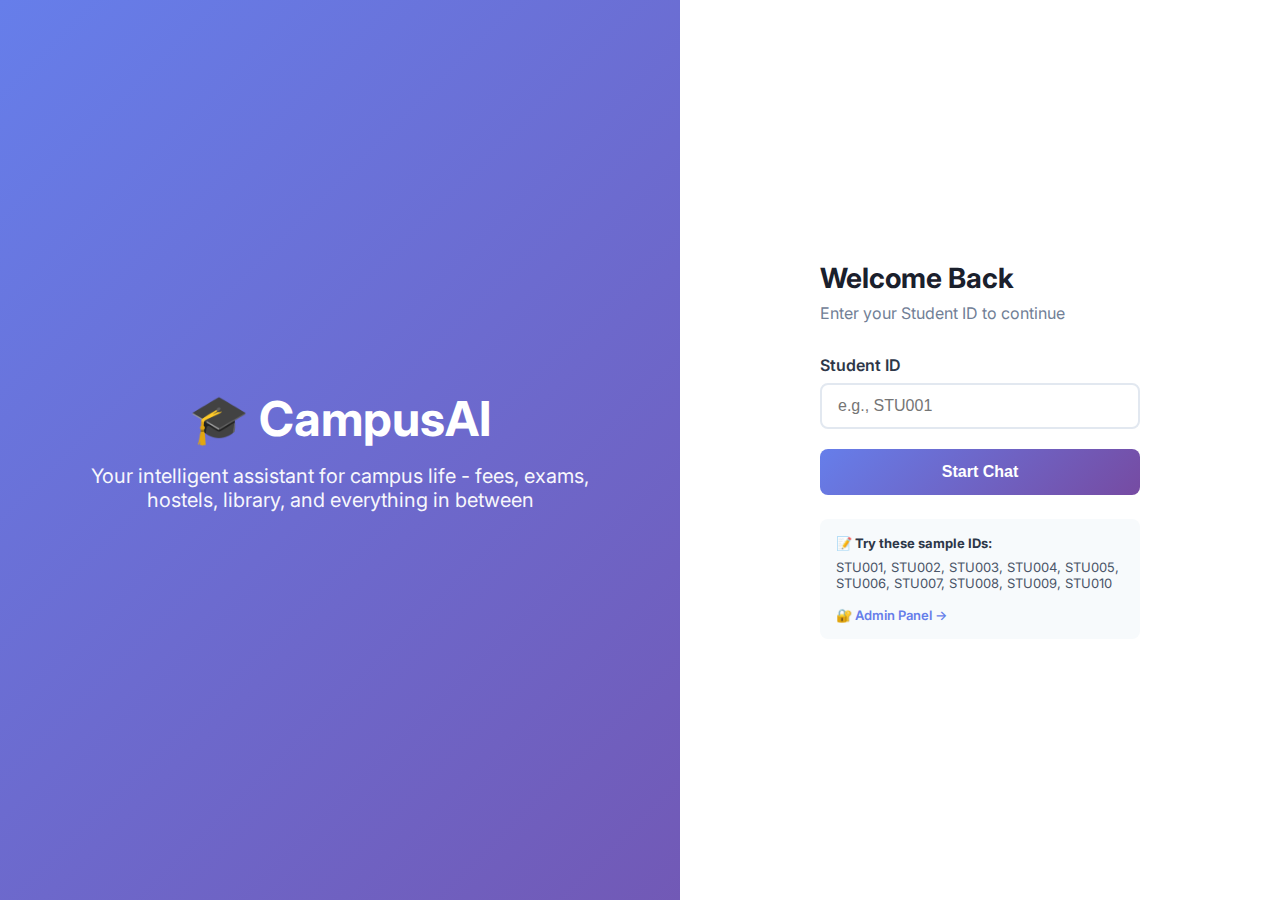
<file: public/index.html>
<!DOCTYPE html>
<html lang="en">
<head>
    <meta charset="UTF-8">
    <meta name="viewport" content="width=device-width, initial-scale=1.0">
    <title>CampusAI - Intelligent Student Assistant</title>
    <link href="https://fonts.googleapis.com/css2?family=Inter:wght@400;500;600;700&display=swap" rel="stylesheet">
    <style>
        * {
            margin: 0;
            padding: 0;
            box-sizing: border-box;
        }
        
        body {
            font-family: 'Inter', -apple-system, BlinkMacSystemFont, 'Segoe UI', sans-serif;
            background: #f5f7fa;
            height: 100vh;
            overflow: hidden;
        }
        
        /* Login Screen */
        .login-screen {
            display: flex;
            height: 100vh;
            background: linear-gradient(135deg, #667eea 0%, #764ba2 100%);
        }
        
        .login-left {
            flex: 1;
            display: flex;
            flex-direction: column;
            justify-content: center;
            align-items: center;
            color: white;
            padding: 40px;
        }
        
        .login-left h1 {
            font-size: 48px;
            font-weight: 700;
            margin-bottom: 16px;
        }
        
        .login-left p {
            font-size: 20px;
            opacity: 0.95;
            text-align: center;
            max-width: 500px;
        }
        
        .login-right {
            flex: 1;
            display: flex;
            justify-content: center;
            align-items: center;
            background: white;
        }
        
        .login-box {
            width: 100%;
            max-width: 400px;
            padding: 40px;
        }
        
        .login-box h2 {
            font-size: 28px;
            margin-bottom: 8px;
            color: #1a202c;
        }
        
        .login-box p {
            color: #718096;
            margin-bottom: 32px;
        }
        
        .form-group {
            margin-bottom: 20px;
        }
        
        .form-group label {
            display: block;
            font-weight: 600;
            margin-bottom: 8px;
            color: #2d3748;
        }
        
        .form-group input {
            width: 100%;
            padding: 12px 16px;
            border: 2px solid #e2e8f0;
            border-radius: 8px;
            font-size: 16px;
            transition: all 0.3s;
        }
        
        .form-group input:focus {
            outline: none;
            border-color: #667eea;
            box-shadow: 0 0 0 3px rgba(102, 126, 234, 0.1);
        }
        
        .btn-primary {
            width: 100%;
            padding: 14px;
            background: linear-gradient(135deg, #667eea 0%, #764ba2 100%);
            color: white;
            border: none;
            border-radius: 8px;
            font-size: 16px;
            font-weight: 600;
            cursor: pointer;
            transition: transform 0.2s;
        }
        
        .btn-primary:hover {
            transform: translateY(-1px);
        }
        
        .sample-ids {
            margin-top: 24px;
            padding: 16px;
            background: #f7fafc;
            border-radius: 8px;
            font-size: 13px;
        }
        
        .sample-ids strong {
            display: block;
            margin-bottom: 8px;
            color: #2d3748;
        }
        
        .sample-ids span {
            color: #4a5568;
        }
        
        /* Chat Screen */
        .chat-screen {
            display: none;
            height: 100vh;
        }
        
        .chat-screen.active {
            display: grid;
            grid-template-columns: 280px 1fr;
        }
        
        /* Sidebar */
        .sidebar {
            background: white;
            border-right: 1px solid #e2e8f0;
            display: flex;
            flex-direction: column;
            overflow-y: auto;
            position: fixed;
            left: 0;
            top: 0;
            height: 100vh;
            width: 280px;
        }
        
        .sidebar-header {
            padding: 24px 20px;
            border-bottom: 1px solid #e2e8f0;
        }
        
        .sidebar-header h2 {
            font-size: 20px;
            color: #1a202c;
            margin-bottom: 4px;
        }
        
        .sidebar-header p {
            font-size: 13px;
            color: #718096;
        }
        
        .student-profile {
            padding: 20px;
            border-bottom: 1px solid #e2e8f0;
        }
        
        .profile-avatar {
            width: 64px;
            height: 64px;
            background: linear-gradient(135deg, #667eea 0%, #764ba2 100%);
            border-radius: 50%;
            display: flex;
            align-items: center;
            justify-content: center;
            color: white;
            font-size: 24px;
            font-weight: 700;
            margin-bottom: 12px;
        }
        
        .profile-name {
            font-size: 16px;
            font-weight: 600;
            color: #1a202c;
            margin-bottom: 4px;
        }
        
        .profile-id {
            font-size: 13px;
            color: #718096;
            margin-bottom: 16px;
        }
        
        .profile-stats {
            display: grid;
            grid-template-columns: 1fr 1fr;
            gap: 12px;
        }
        
        .stat-item {
            background: #f7fafc;
            padding: 12px;
            border-radius: 8px;
        }
        
        .stat-label {
            font-size: 11px;
            color: #718096;
            text-transform: uppercase;
            letter-spacing: 0.5px;
            margin-bottom: 4px;
        }
        
        .stat-value {
            font-size: 16px;
            font-weight: 600;
            color: #1a202c;
        }
        
        .quick-actions {
            padding: 20px;
            flex: 1;
        }
        
        .quick-actions h3 {
            font-size: 13px;
            font-weight: 600;
            color: #718096;
            text-transform: uppercase;
            letter-spacing: 0.5px;
            margin-bottom: 12px;
        }
        
        .quick-btn {
            width: 100%;
            padding: 12px 16px;
            background: white;
            border: 1px solid #e2e8f0;
            border-radius: 8px;
            text-align: left;
            cursor: pointer;
            margin-bottom: 8px;
            transition: all 0.2s;
            font-size: 14px;
            color: #2d3748;
            display: flex;
            align-items: center;
            gap: 10px;
        }
        
        .quick-btn:hover {
            background: #f7fafc;
            border-color: #cbd5e0;
            transform: translateX(4px);
        }
        
        .sidebar-footer {
            padding: 20px;
            border-top: 1px solid #e2e8f0;
        }
        
        .btn-logout {
            width: 100%;
            padding: 10px;
            background: #f7fafc;
            border: 1px solid #e2e8f0;
            border-radius: 8px;
            cursor: pointer;
            font-size: 14px;
            font-weight: 500;
            color: #4a5568;
            transition: all 0.2s;
        }
        
        .btn-logout:hover {
            background: #edf2f7;
        }
        
        /* Main Chat */
        .main-chat {
            display: flex;
            flex-direction: column;
            background: #ffffff;
            margin-left: 280px;
            height: 100vh;
        }
        
        .chat-header {
            padding: 20px 32px;
            background: linear-gradient(135deg, #667eea 0%, #764ba2 100%);
            color: white;
            box-shadow: 0 2px 8px rgba(0,0,0,0.1);
        }
        
        .chat-header h1 {
            font-size: 24px;
            font-weight: 600;
            margin-bottom: 4px;
        }
        
        .chat-header p {
            font-size: 14px;
            opacity: 0.9;
        }
        
        .chat-messages {
            flex: 1;
            overflow-y: auto;
            padding: 32px;
            background: #f7fafc;
        }
        
        .message {
            display: flex;
            gap: 12px;
            margin-bottom: 24px;
        }
        
        .message.user {
            flex-direction: row-reverse;
        }
        
        .message-avatar {
            width: 36px;
            height: 36px;
            border-radius: 50%;
            display: flex;
            align-items: center;
            justify-content: center;
            font-size: 14px;
            font-weight: 600;
            flex-shrink: 0;
        }
        
        .message.bot .message-avatar {
            background: linear-gradient(135deg, #667eea 0%, #764ba2 100%);
            color: white;
        }
        
        .message.user .message-avatar {
            background: #e2e8f0;
            color: #4a5568;
        }
        
        .message-content {
            max-width: 70%;
            padding: 12px 16px;
            border-radius: 12px;
            line-height: 1.6;
        }
        
        .message.bot .message-content {
            background: white;
            color: #2d3748;
            box-shadow: 0 2px 8px rgba(0,0,0,0.08);
        }
        
        .message.user .message-content {
            background: linear-gradient(135deg, #667eea 0%, #764ba2 100%);
            color: white;
        }
        
        .message-time {
            font-size: 11px;
            opacity: 0.6;
            margin-top: 4px;
        }
        
        .typing-indicator {
            display: flex;
            gap: 4px;
            padding: 12px 16px;
            background: white;
            border-radius: 12px;
            width: fit-content;
            box-shadow: 0 2px 8px rgba(0,0,0,0.08);
        }
        
        .typing-dot {
            width: 8px;
            height: 8px;
            background: #cbd5e0;
            border-radius: 50%;
            animation: typing 1.4s infinite;
        }
        
        .typing-dot:nth-child(2) { animation-delay: 0.2s; }
        .typing-dot:nth-child(3) { animation-delay: 0.4s; }
        
        @keyframes typing {
            0%, 60%, 100% { transform: translateY(0); }
            30% { transform: translateY(-10px); }
        }
        
        .chat-input {
            padding: 24px 32px;
            background: white;
            border-top: 1px solid #e2e8f0;
        }
        
        .input-wrapper {
            display: flex;
            gap: 12px;
        }
        
        .input-wrapper input {
            flex: 1;
            padding: 14px 20px;
            border: 2px solid #e2e8f0;
            border-radius: 12px;
            font-size: 15px;
            transition: all 0.3s;
        }
        
        .input-wrapper input:focus {
            outline: none;
            border-color: #667eea;
            box-shadow: 0 0 0 3px rgba(102, 126, 234, 0.1);
        }
        
        .btn-send {
            padding: 14px 32px;
            background: linear-gradient(135deg, #667eea 0%, #764ba2 100%);
            color: white;
            border: none;
            border-radius: 12px;
            font-size: 15px;
            font-weight: 600;
            cursor: pointer;
            transition: transform 0.2s;
        }
        
        .btn-send:hover:not(:disabled) {
            transform: translateY(-1px);
        }
        
        .btn-send:disabled {
            opacity: 0.6;
            cursor: not-allowed;
        }
        
        /* Responsive */
        @media (max-width: 768px) {
            .chat-screen {
                grid-template-columns: 1fr;
            }
            .sidebar {
                display: none;
            }
            .login-screen {
                flex-direction: column;
            }
            .login-left {
                flex: 0;
                padding: 40px 20px;
            }
            .login-left h1 {
                font-size: 32px;
            }
        }
    </style>
</head>
<body>
    <!-- Login Screen -->
    <div class="login-screen" id="loginScreen">
        <div class="login-left">
            <h1>🎓 CampusAI</h1>
            <p>Your intelligent assistant for campus life - fees, exams, hostels, library, and everything in between</p>
        </div>
        <div class="login-right">
            <div class="login-box">
                <h2>Welcome Back</h2>
                <p>Enter your Student ID to continue</p>
                <form onsubmit="loginStudent(event)">
                    <div class="form-group">
                        <label>Student ID</label>
                        <input type="text" id="studentIdInput" placeholder="e.g., STU001" required>
                    </div>
                    <button type="submit" class="btn-primary">Start Chat</button>
                </form>
                <div class="sample-ids">
                    <strong>📝 Try these sample IDs:</strong>
                    <span>STU001, STU002, STU003, STU004, STU005, STU006, STU007, STU008, STU009, STU010</span>
                    <br><br>
                    <a href="/admin.html" style="color: #667eea; text-decoration: none; font-weight: 600;">🔐 Admin Panel →</a>
                </div>
            </div>
        </div>
    </div>

    <!-- Chat Screen -->
    <div class="chat-screen" id="chatScreen">
        <!-- Sidebar -->
        <div class="sidebar">
            <div class="sidebar-header">
                <h2>🎓 CampusAI</h2>
                <p>Intelligent Assistant</p>
            </div>
            
            <div class="student-profile">
                <div class="profile-avatar" id="profileAvatar">?</div>
                <div class="profile-name" id="profileName">Student Name</div>
                <div class="profile-id" id="profileId">STU000</div>
                <div class="profile-stats">
                    <div class="stat-item">
                        <div class="stat-label">CGPA</div>
                        <div class="stat-value" id="statCgpa">-</div>
                    </div>
                    <div class="stat-item">
                        <div class="stat-label">Attendance</div>
                        <div class="stat-value" id="statAttendance">-</div>
                    </div>
                    <div class="stat-item">
                        <div class="stat-label">Fee Status</div>
                        <div class="stat-value" id="statFees">-</div>
                    </div>
                    <div class="stat-item">
                        <div class="stat-label">Books</div>
                        <div class="stat-value" id="statBooks">-</div>
                    </div>
                </div>
            </div>
            
            <div class="quick-actions">
                <h3>Quick Actions</h3>
                <button class="quick-btn" onclick="quickAsk('What is my fee status?')">💰 Check Fee Status</button>
                <button class="quick-btn" onclick="quickAsk('Show my attendance record')">📊 View Attendance</button>
                <button class="quick-btn" onclick="quickAsk('What are the library hours?')">📚 Library Hours</button>
                <button class="quick-btn" onclick="quickAsk('When are my exams?')">📝 Exam Schedule</button>
                <button class="quick-btn" onclick="quickAsk('Tell me about hostel rules')">🏠 Hostel Info</button>
                <button class="quick-btn" onclick="quickAsk('What is my CGPA?')">📈 Academic Performance</button>
            </div>
            
            <div class="sidebar-footer">
                <button class="btn-logout" onclick="logout()">🚪 Logout</button>
            </div>
        </div>
        
        <!-- Main Chat Area -->
        <div class="main-chat">
            <div class="chat-header">
                <h1>CampusAI Assistant</h1>
                <p>Ask me anything about your campus life</p>
            </div>
            
            <div class="chat-messages" id="chatMessages"></div>
            
            <div class="chat-input">
                <div class="input-wrapper">
                    <input type="text" id="messageInput" placeholder="Ask me anything about campus..." autocomplete="off">
                    <button class="btn-send" id="sendButton" onclick="sendMessage()">Send</button>
                </div>
            </div>
        </div>
    </div>

    <script>
        let currentStudent = null;
        let chatHistory = [];
        
        async function loginStudent(event) {
            event.preventDefault();
            const studentId = document.getElementById('studentIdInput').value.trim().toUpperCase();
            
            try {
                const response = await fetch(`/api/student/${studentId}`);
                if (response.ok) {
                    currentStudent = await response.json();
                    showChatScreen();
                } else {
                    alert('Student ID not found. Try: STU001, STU002, etc.');
                }
            } catch (error) {
                alert('Error connecting to server');
            }
        }
        
        function showChatScreen() {
            document.getElementById('loginScreen').style.display = 'none';
            const chatScreen = document.getElementById('chatScreen');
            chatScreen.style.display = 'block';
            chatScreen.classList.add('active');
            
            // Update profile
            const initials = currentStudent.name.split(' ').map(n => n[0]).join('');
            document.getElementById('profileAvatar').textContent = initials;
            document.getElementById('profileName').textContent = currentStudent.name;
            document.getElementById('profileId').textContent = currentStudent.id;
            document.getElementById('statCgpa').textContent = currentStudent.cgpa;
            document.getElementById('statAttendance').textContent = currentStudent.attendance;
            document.getElementById('statFees').textContent = currentStudent.fee_status;
            document.getElementById('statBooks').textContent = currentStudent.library_books;
            
            // Welcome message
            addMessage(`👋 Hello ${currentStudent.name.split(' ')[0]}! I'm CampusAI, your intelligent assistant. I have access to your complete profile and can help you with:

📚 Academic information & exam schedules
💰 Fee details & payment status  
🏠 Hostel information & policies
📖 Library services & book availability
📊 Your attendance & CGPA tracking
📞 Campus contact information

Feel free to ask me anything!`, false);
            
            document.getElementById('messageInput').focus();
        }
        
        function logout() {
            location.reload();
        }
        
        function quickAsk(question) {
            document.getElementById('messageInput').value = question;
            sendMessage();
        }
        
        function formatTime() {
            return new Date().toLocaleTimeString('en-US', { 
                hour: '2-digit', 
                minute: '2-digit' 
            });
        }
        
        function addMessage(content, isUser) {
            const messagesDiv = document.getElementById('chatMessages');
            const messageDiv = document.createElement('div');
            messageDiv.className = `message ${isUser ? 'user' : 'bot'}`;
            
            const avatar = isUser ? 
                `<div class="message-avatar">${currentStudent.name.split(' ').map(n => n[0]).join('')}</div>` :
                `<div class="message-avatar">🤖</div>`;
            
            const formattedContent = content.replace(/\n/g, '<br>');
            
            messageDiv.innerHTML = `
                ${avatar}
                <div>
                    <div class="message-content">${formattedContent}</div>
                    <div class="message-time">${formatTime()}</div>
                </div>
            `;
            
            messagesDiv.appendChild(messageDiv);
            messagesDiv.scrollTop = messagesDiv.scrollHeight;
            
            chatHistory.push({
                type: isUser ? 'user' : 'bot',
                content: content,
                timestamp: new Date().toISOString()
            });
        }
        
        function showTypingIndicator() {
            const messagesDiv = document.getElementById('chatMessages');
            const typingDiv = document.createElement('div');
            typingDiv.className = 'message bot';
            typingDiv.id = 'typingIndicator';
            typingDiv.innerHTML = `
                <div class="message-avatar">🤖</div>
                <div class="typing-indicator">
                    <div class="typing-dot"></div>
                    <div class="typing-dot"></div>
                    <div class="typing-dot"></div>
                </div>
            `;
            messagesDiv.appendChild(typingDiv);
            messagesDiv.scrollTop = messagesDiv.scrollHeight;
        }
        
        function removeTypingIndicator() {
            const indicator = document.getElementById('typingIndicator');
            if (indicator) {
                indicator.remove();
            }
        }
        
        async function sendMessage() {
            const input = document.getElementById('messageInput');
            const message = input.value.trim();
            
            if (!message) return;
            
            addMessage(message, true);
            input.value = '';
            document.getElementById('sendButton').disabled = true;
            
            showTypingIndicator();
            
            try {
                const response = await fetch('/api/chat', {
                    method: 'POST',
                    headers: { 'Content-Type': 'application/json' },
                    body: JSON.stringify({ 
                        message,
                        studentId: currentStudent.id,
                        history: chatHistory.slice(-10)
                    })
                });
                
                removeTypingIndicator();
                
                if (response.ok) {
                    const data = await response.json();
                    addMessage(data.response, false);
                } else {
                    addMessage('⚠️ Sorry, I encountered an error. Please try again.', false);
                }
            } catch (error) {
                removeTypingIndicator();
                addMessage('⚠️ Sorry, I could not connect to the server.', false);
            }
            
            document.getElementById('sendButton').disabled = false;
            input.focus();
        }
        
        document.getElementById('messageInput').addEventListener('keypress', (e) => {
            if (e.key === 'Enter') {
                sendMessage();
            }
        });
    </script>
</body>
</html>
</file>
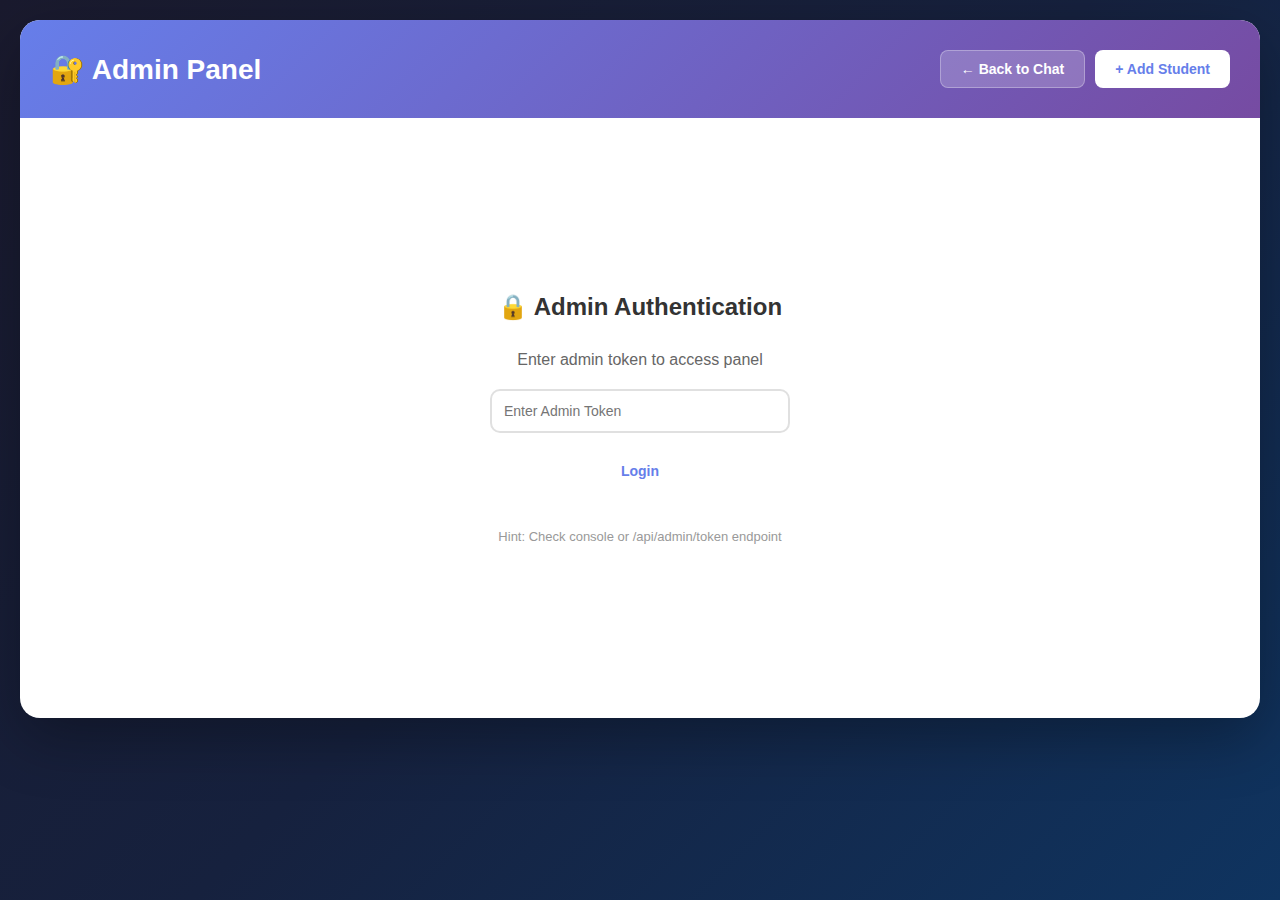
<file: public/admin.html>
<!DOCTYPE html>
<html lang="en">
<head>
    <meta charset="UTF-8">
    <meta name="viewport" content="width=device-width, initial-scale=1.0">
    <title>Admin Panel - CampusAI</title>
    <style>
        * {
            margin: 0;
            padding: 0;
            box-sizing: border-box;
        }
        
        body {
            font-family: 'Inter', 'Segoe UI', sans-serif;
            background: linear-gradient(135deg, #1a1a2e 0%, #16213e 50%, #0f3460 100%);
            min-height: 100vh;
            padding: 20px;
        }
        
        .admin-container {
            max-width: 1400px;
            margin: 0 auto;
            background: white;
            border-radius: 20px;
            overflow: hidden;
            box-shadow: 0 20px 60px rgba(0,0,0,0.3);
        }
        
        .admin-header {
            background: linear-gradient(135deg, #667eea 0%, #764ba2 100%);
            color: white;
            padding: 30px;
            display: flex;
            justify-content: space-between;
            align-items: center;
        }
        
        .admin-header h1 {
            font-size: 28px;
            display: flex;
            align-items: center;
            gap: 10px;
        }
        
        .admin-actions {
            display: flex;
            gap: 10px;
        }
        
        .btn {
            padding: 10px 20px;
            border: none;
            border-radius: 8px;
            cursor: pointer;
            font-size: 14px;
            font-weight: 600;
            transition: all 0.3s;
        }
        
        .btn-primary {
            background: white;
            color: #667eea;
        }
        
        .btn-primary:hover {
            transform: translateY(-2px);
            box-shadow: 0 5px 15px rgba(0,0,0,0.2);
        }
        
        .btn-secondary {
            background: rgba(255,255,255,0.2);
            color: white;
            border: 1px solid rgba(255,255,255,0.3);
        }
        
        .btn-danger {
            background: #ef4444;
            color: white;
        }
        
        .btn-success {
            background: #10b981;
            color: white;
        }
        
        .admin-content {
            padding: 30px;
        }
        
        .stats-grid {
            display: grid;
            grid-template-columns: repeat(auto-fit, minmax(200px, 1fr));
            gap: 20px;
            margin-bottom: 30px;
        }
        
        .stat-card {
            background: linear-gradient(135deg, #667eea 0%, #764ba2 100%);
            color: white;
            padding: 20px;
            border-radius: 12px;
            box-shadow: 0 4px 15px rgba(102, 126, 234, 0.3);
        }
        
        .stat-card h3 {
            font-size: 14px;
            opacity: 0.9;
            margin-bottom: 8px;
        }
        
        .stat-card p {
            font-size: 32px;
            font-weight: 700;
        }
        
        .students-table {
            width: 100%;
            border-collapse: collapse;
            background: white;
            border-radius: 12px;
            overflow: hidden;
            box-shadow: 0 2px 10px rgba(0,0,0,0.1);
        }
        
        .students-table thead {
            background: #f8f9fa;
        }
        
        .students-table th {
            padding: 15px;
            text-align: left;
            font-weight: 600;
            color: #333;
            font-size: 13px;
            text-transform: uppercase;
        }
        
        .students-table td {
            padding: 15px;
            border-top: 1px solid #e8ecf0;
            font-size: 14px;
            color: #555;
        }
        
        .students-table tr:hover {
            background: #f8f9fa;
        }
        
        .status-badge {
            padding: 4px 12px;
            border-radius: 20px;
            font-size: 12px;
            font-weight: 600;
        }
        
        .status-paid {
            background: #d1fae5;
            color: #065f46;
        }
        
        .status-pending {
            background: #fed7aa;
            color: #92400e;
        }
        
        .status-overdue {
            background: #fee2e2;
            color: #991b1b;
        }
        
        .action-buttons {
            display: flex;
            gap: 8px;
        }
        
        .btn-small {
            padding: 6px 12px;
            font-size: 12px;
        }
        
        .modal {
            display: none;
            position: fixed;
            top: 0;
            left: 0;
            width: 100%;
            height: 100%;
            background: rgba(0,0,0,0.7);
            z-index: 1000;
            align-items: center;
            justify-content: center;
        }
        
        .modal.active {
            display: flex;
        }
        
        .modal-content {
            background: white;
            padding: 30px;
            border-radius: 16px;
            max-width: 600px;
            width: 90%;
            max-height: 80vh;
            overflow-y: auto;
        }
        
        .modal-header {
            display: flex;
            justify-content: space-between;
            align-items: center;
            margin-bottom: 20px;
        }
        
        .modal-header h2 {
            font-size: 24px;
            color: #333;
        }
        
        .close-btn {
            background: none;
            border: none;
            font-size: 24px;
            cursor: pointer;
            color: #999;
        }
        
        .form-group {
            margin-bottom: 15px;
        }
        
        .form-group label {
            display: block;
            margin-bottom: 5px;
            font-weight: 600;
            color: #333;
            font-size: 14px;
        }
        
        .form-group input,
        .form-group select {
            width: 100%;
            padding: 10px 12px;
            border: 2px solid #e0e0e0;
            border-radius: 8px;
            font-size: 14px;
            transition: border-color 0.3s;
        }
        
        .form-group input:focus,
        .form-group select:focus {
            outline: none;
            border-color: #667eea;
        }
        
        .form-row {
            display: grid;
            grid-template-columns: 1fr 1fr;
            gap: 15px;
        }
        
        .search-bar {
            margin-bottom: 20px;
            display: flex;
            gap: 10px;
        }
        
        .search-bar input {
            flex: 1;
            padding: 12px 16px;
            border: 2px solid #e0e0e0;
            border-radius: 10px;
            font-size: 14px;
        }
        
        .login-screen {
            display: flex;
            align-items: center;
            justify-content: center;
            min-height: 60vh;
            flex-direction: column;
            gap: 20px;
        }
        
        .login-screen h2 {
            color: #333;
            margin-bottom: 10px;
        }
        
        .login-screen input {
            width: 300px;
            padding: 12px;
            border: 2px solid #e0e0e0;
            border-radius: 10px;
            font-size: 14px;
        }
    </style>
</head>
<body>
    <div class="admin-container">
        <div class="admin-header">
            <h1>🔐 Admin Panel</h1>
            <div class="admin-actions">
                <button class="btn btn-secondary" onclick="window.location.href='/'">
                    ← Back to Chat
                </button>
                <button class="btn btn-primary" onclick="showAddModal()">
                    + Add Student
                </button>
            </div>
        </div>
        
        <div class="admin-content" id="adminContent">
            <div class="login-screen" id="loginScreen">
                <h2>🔒 Admin Authentication</h2>
                <p style="color: #666;">Enter admin token to access panel</p>
                <input type="password" id="adminTokenInput" placeholder="Enter Admin Token">
                <button class="btn btn-primary" onclick="authenticateAdmin()">Login</button>
                <p style="color: #999; font-size: 13px; margin-top: 20px;">
                    Hint: Check console or /api/admin/token endpoint
                </p>
            </div>
            
            <div id="mainContent" style="display: none;">
                <div class="stats-grid">
                    <div class="stat-card">
                        <h3>Total Students</h3>
                        <p id="totalStudents">0</p>
                    </div>
                    <div class="stat-card" style="background: linear-gradient(135deg, #10b981 0%, #059669 100%);">
                        <h3>Fees Paid</h3>
                        <p id="feesPaid">0</p>
                    </div>
                    <div class="stat-card" style="background: linear-gradient(135deg, #f59e0b 0%, #d97706 100%);">
                        <h3>Fees Pending</h3>
                        <p id="feesPending">0</p>
                    </div>
                    <div class="stat-card" style="background: linear-gradient(135deg, #ef4444 0%, #dc2626 100%);">
                        <h3>Overdue</h3>
                        <p id="feesOverdue">0</p>
                    </div>
                </div>
                
                <div class="search-bar">
                    <input type="text" id="searchInput" placeholder="Search by name, ID, department..." 
                           onkeyup="filterStudents()">
                </div>
                
                <table class="students-table">
                    <thead>
                        <tr>
                            <th>ID</th>
                            <th>Name</th>
                            <th>Department</th>
                            <th>Year</th>
                            <th>Fee Status</th>
                            <th>CGPA</th>
                            <th>Actions</th>
                        </tr>
                    </thead>
                    <tbody id="studentsTableBody">
                        <!-- Students will be loaded here -->
                    </tbody>
                </table>
            </div>
        </div>
    </div>
    
    <!-- Add/Edit Modal -->
    <div class="modal" id="studentModal">
        <div class="modal-content">
            <div class="modal-header">
                <h2 id="modalTitle">Add New Student</h2>
                <button class="close-btn" onclick="closeModal()">×</button>
            </div>
            <form id="studentForm" onsubmit="saveStudent(event)">
                <div class="form-group">
                    <label>Student ID *</label>
                    <input type="text" id="studentId" required>
                </div>
                
                <div class="form-row">
                    <div class="form-group">
                        <label>Full Name *</label>
                        <input type="text" id="studentName" required>
                    </div>
                    <div class="form-group">
                        <label>Email *</label>
                        <input type="email" id="studentEmail" required>
                    </div>
                </div>
                
                <div class="form-row">
                    <div class="form-group">
                        <label>Department *</label>
                        <input type="text" id="studentDept" required>
                    </div>
                    <div class="form-group">
                        <label>Phone</label>
                        <input type="text" id="studentPhone">
                    </div>
                </div>
                
                <div class="form-row">
                    <div class="form-group">
                        <label>Year</label>
                        <select id="studentYear">
                            <option>1st Year</option>
                            <option>2nd Year</option>
                            <option>3rd Year</option>
                            <option>4th Year</option>
                        </select>
                    </div>
                    <div class="form-group">
                        <label>Semester</label>
                        <input type="text" id="studentSemester" placeholder="e.g., 1st Semester">
                    </div>
                </div>
                
                <div class="form-row">
                    <div class="form-group">
                        <label>Hostel</label>
                        <input type="text" id="studentHostel" placeholder="e.g., Block A, Room 201">
                    </div>
                    <div class="form-group">
                        <label>Fee Amount</label>
                        <input type="text" id="studentFeeAmount" placeholder="e.g., ₹85,000">
                    </div>
                </div>
                
                <div class="form-row">
                    <div class="form-group">
                        <label>Fee Status</label>
                        <select id="studentFeeStatus">
                            <option>Paid</option>
                            <option>Pending</option>
                            <option>Overdue</option>
                        </select>
                    </div>
                    <div class="form-group">
                        <label>Due Date</label>
                        <input type="date" id="studentDueDate">
                    </div>
                </div>
                
                <div class="form-row">
                    <div class="form-group">
                        <label>CGPA</label>
                        <input type="text" id="studentCGPA" placeholder="e.g., 8.5">
                    </div>
                    <div class="form-group">
                        <label>Attendance</label>
                        <input type="text" id="studentAttendance" placeholder="e.g., 92%">
                    </div>
                </div>
                
                <div class="form-row">
                    <div class="form-group">
                        <label>Library Books</label>
                        <input type="number" id="studentLibraryBooks" value="0">
                    </div>
                    <div class="form-group">
                        <label>Enrolled Date</label>
                        <input type="date" id="studentEnrolledDate">
                    </div>
                </div>
                
                <div style="display: flex; gap: 10px; margin-top: 20px;">
                    <button type="submit" class="btn btn-success" style="flex: 1;">Save Student</button>
                    <button type="button" class="btn btn-secondary" onclick="closeModal()" style="flex: 1;">Cancel</button>
                </div>
            </form>
        </div>
    </div>
    
    <script>
        let adminToken = '';
        let studentsData = [];
        let editingStudentId = null;
        
        async function authenticateAdmin() {
            const token = document.getElementById('adminTokenInput').value.trim();
            if (!token) {
                alert('Please enter a token');
                return;
            }
            
            try {
                const response = await fetch('/api/admin/students', {
                    headers: {
                        'Authorization': `Bearer ${token}`
                    }
                });
                
                if (response.ok) {
                    adminToken = token;
                    document.getElementById('loginScreen').style.display = 'none';
                    document.getElementById('mainContent').style.display = 'block';
                    loadStudents();
                } else {
                    alert('Invalid admin token');
                }
            } catch (error) {
                alert('Error connecting to server');
            }
        }
        
        async function loadStudents() {
            try {
                const response = await fetch('/api/admin/students', {
                    headers: {
                        'Authorization': `Bearer ${adminToken}`
                    }
                });
                
                if (response.ok) {
                    const data = await response.json();
                    studentsData = data.students;
                    updateStats();
                    renderStudents();
                }
            } catch (error) {
                console.error('Error loading students:', error);
            }
        }
        
        function updateStats() {
            document.getElementById('totalStudents').textContent = studentsData.length;
            document.getElementById('feesPaid').textContent = 
                studentsData.filter(s => s.fee_status === 'Paid').length;
            document.getElementById('feesPending').textContent = 
                studentsData.filter(s => s.fee_status === 'Pending').length;
            document.getElementById('feesOverdue').textContent = 
                studentsData.filter(s => s.fee_status === 'Overdue').length;
        }
        
        function renderStudents() {
            const tbody = document.getElementById('studentsTableBody');
            tbody.innerHTML = '';
            
            studentsData.forEach(student => {
                const row = document.createElement('tr');
                const statusClass = 
                    student.fee_status === 'Paid' ? 'status-paid' :
                    student.fee_status === 'Pending' ? 'status-pending' : 'status-overdue';
                
                row.innerHTML = `
                    <td>${student.id}</td>
                    <td><strong>${student.name}</strong><br><small>${student.email}</small></td>
                    <td>${student.department}</td>
                    <td>${student.year}</td>
                    <td><span class="status-badge ${statusClass}">${student.fee_status}</span></td>
                    <td>${student.cgpa}</td>
                    <td>
                        <div class="action-buttons">
                            <button class="btn btn-primary btn-small" onclick="editStudent('${student.id}')">
                                Edit
                            </button>
                            <button class="btn btn-danger btn-small" onclick="deleteStudent('${student.id}')">
                                Delete
                            </button>
                        </div>
                    </td>
                `;
                tbody.appendChild(row);
            });
        }
        
        function filterStudents() {
            const search = document.getElementById('searchInput').value.toLowerCase();
            const rows = document.querySelectorAll('#studentsTableBody tr');
            
            rows.forEach(row => {
                const text = row.textContent.toLowerCase();
                row.style.display = text.includes(search) ? '' : 'none';
            });
        }
        
        function showAddModal() {
            editingStudentId = null;
            document.getElementById('modalTitle').textContent = 'Add New Student';
            document.getElementById('studentForm').reset();
            document.getElementById('studentModal').classList.add('active');
        }
        
        function editStudent(studentId) {
            editingStudentId = studentId;
            const student = studentsData.find(s => s.id === studentId);
            
            document.getElementById('modalTitle').textContent = 'Edit Student';
            document.getElementById('studentId').value = student.id;
            document.getElementById('studentName').value = student.name;
            document.getElementById('studentEmail').value = student.email;
            document.getElementById('studentDept').value = student.department;
            document.getElementById('studentPhone').value = student.phone;
            document.getElementById('studentYear').value = student.year;
            document.getElementById('studentSemester').value = student.semester;
            document.getElementById('studentHostel').value = student.hostel;
            document.getElementById('studentFeeAmount').value = student.fee_amount;
            document.getElementById('studentFeeStatus').value = student.fee_status;
            document.getElementById('studentDueDate').value = student.due_date;
            document.getElementById('studentCGPA').value = student.cgpa;
            document.getElementById('studentAttendance').value = student.attendance;
            document.getElementById('studentLibraryBooks').value = student.library_books;
            document.getElementById('studentEnrolledDate').value = student.enrolled_date;
            
            document.getElementById('studentModal').classList.add('active');
        }
        
        async function saveStudent(event) {
            event.preventDefault();
            
            const studentData = {
                id: document.getElementById('studentId').value,
                name: document.getElementById('studentName').value,
                email: document.getElementById('studentEmail').value,
                department: document.getElementById('studentDept').value,
                phone: document.getElementById('studentPhone').value,
                year: document.getElementById('studentYear').value,
                semester: document.getElementById('studentSemester').value,
                hostel: document.getElementById('studentHostel').value,
                fee_amount: document.getElementById('studentFeeAmount').value,
                fee_status: document.getElementById('studentFeeStatus').value,
                due_date: document.getElementById('studentDueDate').value,
                cgpa: document.getElementById('studentCGPA').value,
                attendance: document.getElementById('studentAttendance').value,
                library_books: parseInt(document.getElementById('studentLibraryBooks').value) || 0,
                enrolled_date: document.getElementById('studentEnrolledDate').value
            };
            
            try {
                const url = editingStudentId ? 
                    `/api/admin/student/${editingStudentId}` : 
                    '/api/admin/student';
                const method = editingStudentId ? 'PUT' : 'POST';
                
                const response = await fetch(url, {
                    method: method,
                    headers: {
                        'Authorization': `Bearer ${adminToken}`,
                        'Content-Type': 'application/json'
                    },
                    body: JSON.stringify(studentData)
                });
                
                if (response.ok) {
                    alert(editingStudentId ? 'Student updated!' : 'Student added!');
                    closeModal();
                    loadStudents();
                } else {
                    const error = await response.json();
                    alert(error.error || 'Error saving student');
                }
            } catch (error) {
                alert('Error connecting to server');
            }
        }
        
        async function deleteStudent(studentId) {
            if (!confirm('Are you sure you want to delete this student?')) {
                return;
            }
            
            try {
                const response = await fetch(`/api/admin/student/${studentId}`, {
                    method: 'DELETE',
                    headers: {
                        'Authorization': `Bearer ${adminToken}`
                    }
                });
                
                if (response.ok) {
                    alert('Student deleted successfully');
                    loadStudents();
                } else {
                    alert('Error deleting student');
                }
            } catch (error) {
                alert('Error connecting to server');
            }
        }
        
        function closeModal() {
            document.getElementById('studentModal').classList.remove('active');
        }
        
        // Check for admin token in URL or console
        console.log('To get admin token, visit: /api/admin/token');
        
        document.getElementById('adminTokenInput').addEventListener('keypress', (e) => {
            if (e.key === 'Enter') {
                authenticateAdmin();
            }
        });
    </script>
</body>
</html>
</file>
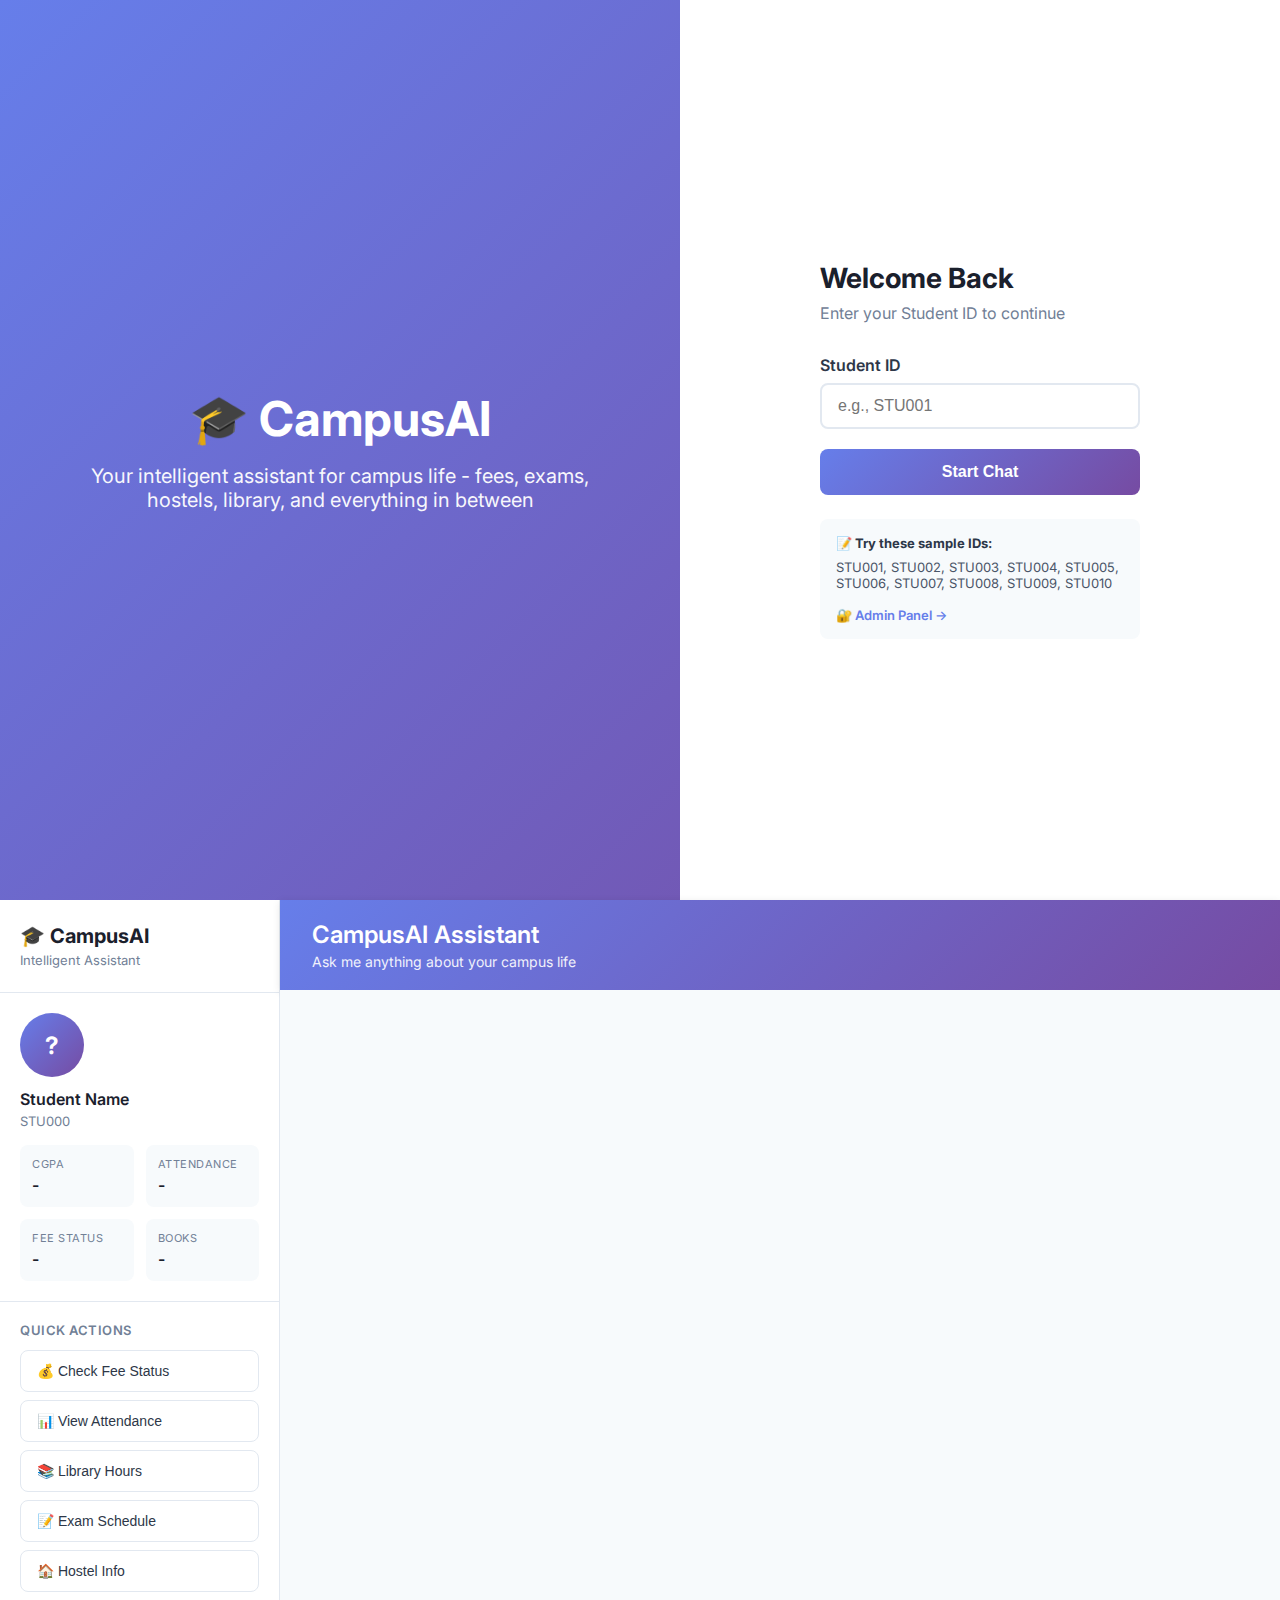
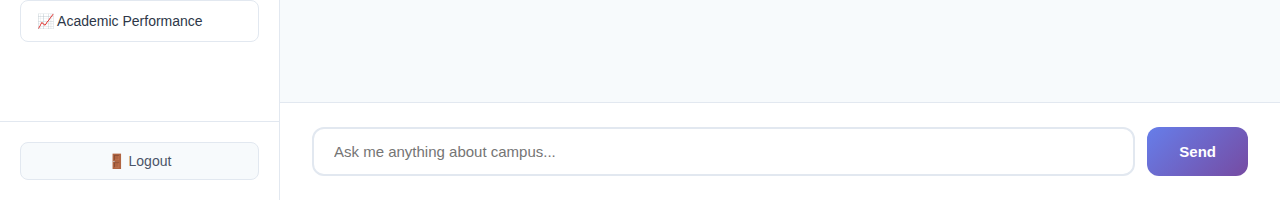
<file: public/index_new.html>
<!DOCTYPE html>
<html lang="en">
<head>
    <meta charset="UTF-8">
    <meta name="viewport" content="width=device-width, initial-scale=1.0">
    <title>CampusAI - Intelligent Student Assistant</title>
    <link href="https://fonts.googleapis.com/css2?family=Inter:wght@400;500;600;700&display=swap" rel="stylesheet">
    <style>
        * {
            margin: 0;
            padding: 0;
            box-sizing: border-box;
        }
        
        body {
            font-family: 'Inter', -apple-system, BlinkMacSystemFont, 'Segoe UI', sans-serif;
            background: #f5f7fa;
            height: 100vh;
            overflow: hidden;
        }
        
        /* Login Screen */
        .login-screen {
            display: flex;
            height: 100vh;
            background: linear-gradient(135deg, #667eea 0%, #764ba2 100%);
        }
        
        .login-left {
            flex: 1;
            display: flex;
            flex-direction: column;
            justify-content: center;
            align-items: center;
            color: white;
            padding: 40px;
        }
        
        .login-left h1 {
            font-size: 48px;
            font-weight: 700;
            margin-bottom: 16px;
        }
        
        .login-left p {
            font-size: 20px;
            opacity: 0.95;
            text-align: center;
            max-width: 500px;
        }
        
        .login-right {
            flex: 1;
            display: flex;
            justify-content: center;
            align-items: center;
            background: white;
        }
        
        .login-box {
            width: 100%;
            max-width: 400px;
            padding: 40px;
        }
        
        .login-box h2 {
            font-size: 28px;
            margin-bottom: 8px;
            color: #1a202c;
        }
        
        .login-box p {
            color: #718096;
            margin-bottom: 32px;
        }
        
        .form-group {
            margin-bottom: 20px;
        }
        
        .form-group label {
            display: block;
            font-weight: 600;
            margin-bottom: 8px;
            color: #2d3748;
        }
        
        .form-group input {
            width: 100%;
            padding: 12px 16px;
            border: 2px solid #e2e8f0;
            border-radius: 8px;
            font-size: 16px;
            transition: all 0.3s;
        }
        
        .form-group input:focus {
            outline: none;
            border-color: #667eea;
            box-shadow: 0 0 0 3px rgba(102, 126, 234, 0.1);
        }
        
        .btn-primary {
            width: 100%;
            padding: 14px;
            background: linear-gradient(135deg, #667eea 0%, #764ba2 100%);
            color: white;
            border: none;
            border-radius: 8px;
            font-size: 16px;
            font-weight: 600;
            cursor: pointer;
            transition: transform 0.2s;
        }
        
        .btn-primary:hover {
            transform: translateY(-1px);
        }
        
        .sample-ids {
            margin-top: 24px;
            padding: 16px;
            background: #f7fafc;
            border-radius: 8px;
            font-size: 13px;
        }
        
        .sample-ids strong {
            display: block;
            margin-bottom: 8px;
            color: #2d3748;
        }
        
        .sample-ids span {
            color: #4a5568;
        }
        
        /* Chat Screen */
        .chat-screen {
            display: none;
            height: 100vh;
            display: grid;
            grid-template-columns: 280px 1fr;
        }
        
        /* Sidebar */
        .sidebar {
            background: white;
            border-right: 1px solid #e2e8f0;
            display: flex;
            flex-direction: column;
            overflow-y: auto;
        }
        
        .sidebar-header {
            padding: 24px 20px;
            border-bottom: 1px solid #e2e8f0;
        }
        
        .sidebar-header h2 {
            font-size: 20px;
            color: #1a202c;
            margin-bottom: 4px;
        }
        
        .sidebar-header p {
            font-size: 13px;
            color: #718096;
        }
        
        .student-profile {
            padding: 20px;
            border-bottom: 1px solid #e2e8f0;
        }
        
        .profile-avatar {
            width: 64px;
            height: 64px;
            background: linear-gradient(135deg, #667eea 0%, #764ba2 100%);
            border-radius: 50%;
            display: flex;
            align-items: center;
            justify-content: center;
            color: white;
            font-size: 24px;
            font-weight: 700;
            margin-bottom: 12px;
        }
        
        .profile-name {
            font-size: 16px;
            font-weight: 600;
            color: #1a202c;
            margin-bottom: 4px;
        }
        
        .profile-id {
            font-size: 13px;
            color: #718096;
            margin-bottom: 16px;
        }
        
        .profile-stats {
            display: grid;
            grid-template-columns: 1fr 1fr;
            gap: 12px;
        }
        
        .stat-item {
            background: #f7fafc;
            padding: 12px;
            border-radius: 8px;
        }
        
        .stat-label {
            font-size: 11px;
            color: #718096;
            text-transform: uppercase;
            letter-spacing: 0.5px;
            margin-bottom: 4px;
        }
        
        .stat-value {
            font-size: 16px;
            font-weight: 600;
            color: #1a202c;
        }
        
        .quick-actions {
            padding: 20px;
            flex: 1;
        }
        
        .quick-actions h3 {
            font-size: 13px;
            font-weight: 600;
            color: #718096;
            text-transform: uppercase;
            letter-spacing: 0.5px;
            margin-bottom: 12px;
        }
        
        .quick-btn {
            width: 100%;
            padding: 12px 16px;
            background: white;
            border: 1px solid #e2e8f0;
            border-radius: 8px;
            text-align: left;
            cursor: pointer;
            margin-bottom: 8px;
            transition: all 0.2s;
            font-size: 14px;
            color: #2d3748;
            display: flex;
            align-items: center;
            gap: 10px;
        }
        
        .quick-btn:hover {
            background: #f7fafc;
            border-color: #cbd5e0;
            transform: translateX(4px);
        }
        
        .sidebar-footer {
            padding: 20px;
            border-top: 1px solid #e2e8f0;
        }
        
        .btn-logout {
            width: 100%;
            padding: 10px;
            background: #f7fafc;
            border: 1px solid #e2e8f0;
            border-radius: 8px;
            cursor: pointer;
            font-size: 14px;
            font-weight: 500;
            color: #4a5568;
            transition: all 0.2s;
        }
        
        .btn-logout:hover {
            background: #edf2f7;
        }
        
        /* Main Chat */
        .main-chat {
            display: flex;
            flex-direction: column;
            background: #ffffff;
        }
        
        .chat-header {
            padding: 20px 32px;
            background: linear-gradient(135deg, #667eea 0%, #764ba2 100%);
            color: white;
            box-shadow: 0 2px 8px rgba(0,0,0,0.1);
        }
        
        .chat-header h1 {
            font-size: 24px;
            font-weight: 600;
            margin-bottom: 4px;
        }
        
        .chat-header p {
            font-size: 14px;
            opacity: 0.9;
        }
        
        .chat-messages {
            flex: 1;
            overflow-y: auto;
            padding: 32px;
            background: #f7fafc;
        }
        
        .message {
            display: flex;
            gap: 12px;
            margin-bottom: 24px;
        }
        
        .message.user {
            flex-direction: row-reverse;
        }
        
        .message-avatar {
            width: 36px;
            height: 36px;
            border-radius: 50%;
            display: flex;
            align-items: center;
            justify-content: center;
            font-size: 14px;
            font-weight: 600;
            flex-shrink: 0;
        }
        
        .message.bot .message-avatar {
            background: linear-gradient(135deg, #667eea 0%, #764ba2 100%);
            color: white;
        }
        
        .message.user .message-avatar {
            background: #e2e8f0;
            color: #4a5568;
        }
        
        .message-content {
            max-width: 70%;
            padding: 12px 16px;
            border-radius: 12px;
            line-height: 1.6;
        }
        
        .message.bot .message-content {
            background: white;
            color: #2d3748;
            box-shadow: 0 2px 8px rgba(0,0,0,0.08);
        }
        
        .message.user .message-content {
            background: linear-gradient(135deg, #667eea 0%, #764ba2 100%);
            color: white;
        }
        
        .message-time {
            font-size: 11px;
            opacity: 0.6;
            margin-top: 4px;
        }
        
        .typing-indicator {
            display: flex;
            gap: 4px;
            padding: 12px 16px;
            background: white;
            border-radius: 12px;
            width: fit-content;
            box-shadow: 0 2px 8px rgba(0,0,0,0.08);
        }
        
        .typing-dot {
            width: 8px;
            height: 8px;
            background: #cbd5e0;
            border-radius: 50%;
            animation: typing 1.4s infinite;
        }
        
        .typing-dot:nth-child(2) { animation-delay: 0.2s; }
        .typing-dot:nth-child(3) { animation-delay: 0.4s; }
        
        @keyframes typing {
            0%, 60%, 100% { transform: translateY(0); }
            30% { transform: translateY(-10px); }
        }
        
        .chat-input {
            padding: 24px 32px;
            background: white;
            border-top: 1px solid #e2e8f0;
        }
        
        .input-wrapper {
            display: flex;
            gap: 12px;
        }
        
        .input-wrapper input {
            flex: 1;
            padding: 14px 20px;
            border: 2px solid #e2e8f0;
            border-radius: 12px;
            font-size: 15px;
            transition: all 0.3s;
        }
        
        .input-wrapper input:focus {
            outline: none;
            border-color: #667eea;
            box-shadow: 0 0 0 3px rgba(102, 126, 234, 0.1);
        }
        
        .btn-send {
            padding: 14px 32px;
            background: linear-gradient(135deg, #667eea 0%, #764ba2 100%);
            color: white;
            border: none;
            border-radius: 12px;
            font-size: 15px;
            font-weight: 600;
            cursor: pointer;
            transition: transform 0.2s;
        }
        
        .btn-send:hover:not(:disabled) {
            transform: translateY(-1px);
        }
        
        .btn-send:disabled {
            opacity: 0.6;
            cursor: not-allowed;
        }
        
        /* Responsive */
        @media (max-width: 768px) {
            .chat-screen {
                grid-template-columns: 1fr;
            }
            .sidebar {
                display: none;
            }
            .login-screen {
                flex-direction: column;
            }
            .login-left {
                flex: 0;
                padding: 40px 20px;
            }
            .login-left h1 {
                font-size: 32px;
            }
        }
    </style>
</head>
<body>
    <!-- Login Screen -->
    <div class="login-screen" id="loginScreen">
        <div class="login-left">
            <h1>🎓 CampusAI</h1>
            <p>Your intelligent assistant for campus life - fees, exams, hostels, library, and everything in between</p>
        </div>
        <div class="login-right">
            <div class="login-box">
                <h2>Welcome Back</h2>
                <p>Enter your Student ID to continue</p>
                <form onsubmit="loginStudent(event)">
                    <div class="form-group">
                        <label>Student ID</label>
                        <input type="text" id="studentIdInput" placeholder="e.g., STU001" required>
                    </div>
                    <button type="submit" class="btn-primary">Start Chat</button>
                </form>
                <div class="sample-ids">
                    <strong>📝 Try these sample IDs:</strong>
                    <span>STU001, STU002, STU003, STU004, STU005, STU006, STU007, STU008, STU009, STU010</span>
                    <br><br>
                    <a href="/admin.html" style="color: #667eea; text-decoration: none; font-weight: 600;">🔐 Admin Panel →</a>
                </div>
            </div>
        </div>
    </div>

    <!-- Chat Screen -->
    <div class="chat-screen" id="chatScreen">
        <!-- Sidebar -->
        <div class="sidebar">
            <div class="sidebar-header">
                <h2>🎓 CampusAI</h2>
                <p>Intelligent Assistant</p>
            </div>
            
            <div class="student-profile">
                <div class="profile-avatar" id="profileAvatar">?</div>
                <div class="profile-name" id="profileName">Student Name</div>
                <div class="profile-id" id="profileId">STU000</div>
                <div class="profile-stats">
                    <div class="stat-item">
                        <div class="stat-label">CGPA</div>
                        <div class="stat-value" id="statCgpa">-</div>
                    </div>
                    <div class="stat-item">
                        <div class="stat-label">Attendance</div>
                        <div class="stat-value" id="statAttendance">-</div>
                    </div>
                    <div class="stat-item">
                        <div class="stat-label">Fee Status</div>
                        <div class="stat-value" id="statFees">-</div>
                    </div>
                    <div class="stat-item">
                        <div class="stat-label">Books</div>
                        <div class="stat-value" id="statBooks">-</div>
                    </div>
                </div>
            </div>
            
            <div class="quick-actions">
                <h3>Quick Actions</h3>
                <button class="quick-btn" onclick="quickAsk('What is my fee status?')">💰 Check Fee Status</button>
                <button class="quick-btn" onclick="quickAsk('Show my attendance record')">📊 View Attendance</button>
                <button class="quick-btn" onclick="quickAsk('What are the library hours?')">📚 Library Hours</button>
                <button class="quick-btn" onclick="quickAsk('When are my exams?')">📝 Exam Schedule</button>
                <button class="quick-btn" onclick="quickAsk('Tell me about hostel rules')">🏠 Hostel Info</button>
                <button class="quick-btn" onclick="quickAsk('What is my CGPA?')">📈 Academic Performance</button>
            </div>
            
            <div class="sidebar-footer">
                <button class="btn-logout" onclick="logout()">🚪 Logout</button>
            </div>
        </div>
        
        <!-- Main Chat Area -->
        <div class="main-chat">
            <div class="chat-header">
                <h1>CampusAI Assistant</h1>
                <p>Ask me anything about your campus life</p>
            </div>
            
            <div class="chat-messages" id="chatMessages"></div>
            
            <div class="chat-input">
                <div class="input-wrapper">
                    <input type="text" id="messageInput" placeholder="Ask me anything about campus..." autocomplete="off">
                    <button class="btn-send" id="sendButton" onclick="sendMessage()">Send</button>
                </div>
            </div>
        </div>
    </div>

    <script>
        let currentStudent = null;
        let chatHistory = [];
        
        async function loginStudent(event) {
            event.preventDefault();
            const studentId = document.getElementById('studentIdInput').value.trim().toUpperCase();
            
            try {
                const response = await fetch(`/api/student/${studentId}`);
                if (response.ok) {
                    currentStudent = await response.json();
                    showChatScreen();
                } else {
                    alert('Student ID not found. Try: STU001, STU002, etc.');
                }
            } catch (error) {
                alert('Error connecting to server');
            }
        }
        
        function showChatScreen() {
            document.getElementById('loginScreen').style.display = 'none';
            document.getElementById('chatScreen').style.display = 'grid';
            
            // Update profile
            const initials = currentStudent.name.split(' ').map(n => n[0]).join('');
            document.getElementById('profileAvatar').textContent = initials;
            document.getElementById('profileName').textContent = currentStudent.name;
            document.getElementById('profileId').textContent = currentStudent.id;
            document.getElementById('statCgpa').textContent = currentStudent.cgpa;
            document.getElementById('statAttendance').textContent = currentStudent.attendance;
            document.getElementById('statFees').textContent = currentStudent.fee_status;
            document.getElementById('statBooks').textContent = currentStudent.library_books;
            
            // Welcome message
            addMessage(`👋 Hello ${currentStudent.name.split(' ')[0]}! I'm CampusAI, your intelligent assistant. I have access to your complete profile and can help you with:

📚 Academic information & exam schedules
💰 Fee details & payment status  
🏠 Hostel information & policies
📖 Library services & book availability
📊 Your attendance & CGPA tracking
📞 Campus contact information

Feel free to ask me anything!`, false);
            
            document.getElementById('messageInput').focus();
        }
        
        function logout() {
            location.reload();
        }
        
        function quickAsk(question) {
            document.getElementById('messageInput').value = question;
            sendMessage();
        }
        
        function formatTime() {
            return new Date().toLocaleTimeString('en-US', { 
                hour: '2-digit', 
                minute: '2-digit' 
            });
        }
        
        function addMessage(content, isUser) {
            const messagesDiv = document.getElementById('chatMessages');
            const messageDiv = document.createElement('div');
            messageDiv.className = `message ${isUser ? 'user' : 'bot'}`;
            
            const avatar = isUser ? 
                `<div class="message-avatar">${currentStudent.name.split(' ').map(n => n[0]).join('')}</div>` :
                `<div class="message-avatar">🤖</div>`;
            
            const formattedContent = content.replace(/\n/g, '<br>');
            
            messageDiv.innerHTML = `
                ${avatar}
                <div>
                    <div class="message-content">${formattedContent}</div>
                    <div class="message-time">${formatTime()}</div>
                </div>
            `;
            
            messagesDiv.appendChild(messageDiv);
            messagesDiv.scrollTop = messagesDiv.scrollHeight;
            
            chatHistory.push({
                type: isUser ? 'user' : 'bot',
                content: content,
                timestamp: new Date().toISOString()
            });
        }
        
        function showTypingIndicator() {
            const messagesDiv = document.getElementById('chatMessages');
            const typingDiv = document.createElement('div');
            typingDiv.className = 'message bot';
            typingDiv.id = 'typingIndicator';
            typingDiv.innerHTML = `
                <div class="message-avatar">🤖</div>
                <div class="typing-indicator">
                    <div class="typing-dot"></div>
                    <div class="typing-dot"></div>
                    <div class="typing-dot"></div>
                </div>
            `;
            messagesDiv.appendChild(typingDiv);
            messagesDiv.scrollTop = messagesDiv.scrollHeight;
        }
        
        function removeTypingIndicator() {
            const indicator = document.getElementById('typingIndicator');
            if (indicator) {
                indicator.remove();
            }
        }
        
        async function sendMessage() {
            const input = document.getElementById('messageInput');
            const message = input.value.trim();
            
            if (!message) return;
            
            addMessage(message, true);
            input.value = '';
            document.getElementById('sendButton').disabled = true;
            
            showTypingIndicator();
            
            try {
                const response = await fetch('/api/chat', {
                    method: 'POST',
                    headers: { 'Content-Type': 'application/json' },
                    body: JSON.stringify({ 
                        message,
                        studentId: currentStudent.id,
                        history: chatHistory.slice(-10)
                    })
                });
                
                removeTypingIndicator();
                
                if (response.ok) {
                    const data = await response.json();
                    addMessage(data.response, false);
                } else {
                    addMessage('⚠️ Sorry, I encountered an error. Please try again.', false);
                }
            } catch (error) {
                removeTypingIndicator();
                addMessage('⚠️ Sorry, I could not connect to the server.', false);
            }
            
            document.getElementById('sendButton').disabled = false;
            input.focus();
        }
        
        document.getElementById('messageInput').addEventListener('keypress', (e) => {
            if (e.key === 'Enter') {
                sendMessage();
            }
        });
    </script>
</body>
</html>
</file>
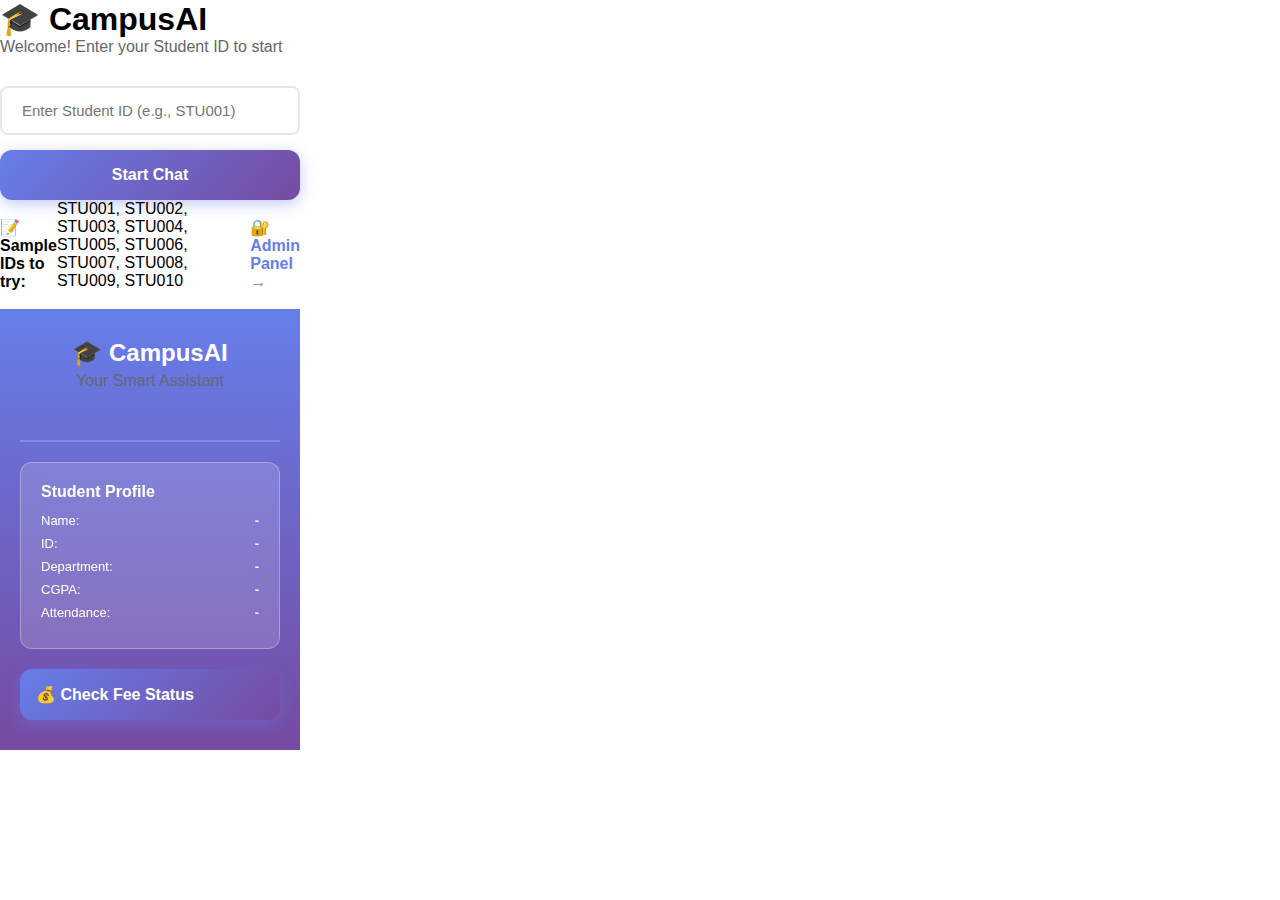
<file: public/index_old.html>
<!DOCTYPE html>
<html lang="en">
<head>
    <meta charset="UTF-8">
    <meta name="viewport" content="width=device-width, initial-scale=1.0">
    <title>CampusAI - Intelligent Student Assistant</title>
    <style>
        * {
            margin: 0;
            padding: 0;
            box-sizing: border-box;
        }
        
        body {
            font-family: 'Inter', 'Segoe UI', Tahoma, Geneva, Verdana, sans-serif;
            background: linear-gradient(135deg, #667eea 0%, #764ba2 100%);
            min-height: 100vh;
            display: flex;
            justify-content: center;
            align-items: center;
            padding: 0;
            margin: 0;
        }
        
        .chat-container {
            width: 100%;
            height: 100vh;
            background: #ffffff;
            border-radius: 0;
            box-shadow: none;
            display: grid;
            grid-template-columns: 300px 1fr;
            overflow: hidden;
            border: none;
        }
        
        @media (max-width: 768px) {
            .chat-container {
                grid-template-columns: 1fr;
            }
            .sidebar {
                display: none;
            }
        }
        
        .sidebar {
            background: linear-gradient(180deg, #667eea 0%, #764ba2 100%);
            padding: 30px 20px;
            color: white;
            display: flex;
            flex-direction: column;
            gap: 20px;
            overflow-y: auto;
        }
        
        .sidebar-header {
            text-align: center;
            padding-bottom: 20px;
            border-bottom: 2px solid rgba(255,255,255,0.2);
        }
        
        .sidebar-header h2 {
            font-size: 24px;
            margin-bottom: 5px;
        }
        
        .sidebar-header p {
            font-size: 12px;
            opacity: 0.9;
        }
        
        .quick-actions {
            display: flex;
            flex-direction: column;
            gap: 10px;
        }
        
        .quick-action-btn {
            background: rgba(255,255,255,0.15);
            border: 1px solid rgba(255,255,255,0.3);
            padding: 12px 16px;
            border-radius: 10px;
            color: white;
            text-align: left;
            cursor: pointer;
            transition: all 0.3s;
            font-size: 14px;
            display: flex;
            align-items: center;
            gap: 10px;
        }
        
        .quick-action-btn:hover {
            background: rgba(255,255,255,0.25);
            transform: translateX(5px);
        }
        
        .student-card {
            background: rgba(255,255,255,0.15);
            backdrop-filter: blur(10px);
            padding: 20px;
            border-radius: 12px;
            border: 1px solid rgba(255,255,255,0.3);
        }
        
        .student-card h3 {
            font-size: 16px;
            margin-bottom: 12px;
        }
        
        .student-stat {
            display: flex;
            justify-content: space-between;
            margin-bottom: 8px;
            font-size: 13px;
        }
        
        .student-stat strong {
            opacity: 0.9;
        }
        
        .main-chat-area {
            display: flex;
            flex-direction: column;
            height: 100vh;
        }
        
        .student-info {
            background: linear-gradient(135deg, #667eea 0%, #764ba2 100%);
            padding: 20px 30px;
            color: white;
            display: flex;
            justify-content: space-between;
            align-items: center;
            border-bottom: 1px solid rgba(255,255,255,0.2);
            box-shadow: 0 2px 10px rgba(0,0,0,0.1);
        }   background: linear-gradient(135deg, rgba(102, 126, 234, 0.05) 0%, rgba(118, 75, 162, 0.05) 100%);
        }
        
        .login-container h1 {
            font-size: 42px;
            background: linear-gradient(135deg, #667eea 0%, #764ba2 100%);
            -webkit-background-clip: text;
            -webkit-text-fill-color: transparent;
            margin-bottom: 10px;
            font-weight: 800;
        }
        
        .login-container p {
            color: #666;
            margin-bottom: 30px;
            font-size: 16px;
        }
        
        .login-form {
            width: 100%;
            max-width: 400px;
        }
        
        .login-form input {
            width: 100%;
            padding: 14px 20px;
            border: 2px solid #e5e7eb;
            border-radius: 8px;
            font-size: 15px;
            margin-bottom: 15px;
            transition: all 0.3s;
        }
        
        .login-form input:focus {
            outline: none;
            border-color: #667eea;
            box-shadow: 0 0 0 4px rgba(102, 126, 234, 0.15);
        }
        
        .login-form button {
            width: 100%;
            padding: 16px;
            background: linear-gradient(135deg, #667eea 0%, #764ba2 100%);
            color: white;
            border: none;
            border-radius: 12px;
            font-size: 16px;
            font-weight: 600;
            cursor: pointer;
            transition: all 0.3s;
            box-shadow: 0 4px 15px rgba(102, 126, 234, 0.4);
        }
        
        .login-form button:hover {
            transform: translateY(-2px);
            box-shadow: 0 6px 20px rgba(102, 126, 234, 0.5);
        }
        
        .sample-ids {
        .sample-ids {
            margin-top: 20px;
            padding: 20px;
            background: #f9fafb;
            border-radius: 8px;
            font-size: 13px;
            color: #6b7280;
            border: 1px solid #e5e7eb;
        }
        
        .sample-ids strong {
            color: #1f2937;
            display: block;
            margin-bottom: 8px;
        }
        .student-info {
            background: #2563eb;
            padding: 15px 20px;
            color: white;
            display: flex;
            justify-content: space-between;
            align-items: center;
            border-bottom: 1px solid #1d4ed8;
        }   display: flex;
            justify-content: space-between;
            align-items: center;
            border-bottom: 1px solid rgba(255,255,255,0.1);
        }
        
        .student-info-left {
            display: flex;
            align-items: center;
            gap: 12px;
        }
        
        .student-avatar {
            width: 40px;
            height: 40px;
            background: rgba(255,255,255,0.2);
            border-radius: 50%;
            display: flex;
            align-items: center;
            justify-content: center;
            font-size: 20px;
            font-weight: 600;
        }
        
        .student-details h3 {
            font-size: 15px;
            margin: 0;
            font-weight: 600;
        }
        
        .student-details p {
            font-size: 12px;
            margin: 2px 0 0 0;
            opacity: 0.9;
        }
        
        .logout-btn {
            background: rgba(255,255,255,0.2);
            border: 1px solid rgba(255,255,255,0.3);
            color: white;
            padding: 8px 16px;
            border-radius: 8px;
            cursor: pointer;
            font-size: 13px;
            transition: all 0.3s;
        }
        
        .logout-btn:hover {
            background: rgba(255,255,255,0.3);
        }   right: -200px;
            animation: float 20s infinite;
        }
        
        body::after {
            content: '';
            position: absolute;
            width: 300px;
            height: 300px;
            background: radial-gradient(circle, rgba(118, 75, 162, 0.1) 0%, transparent 70%);
            bottom: -150px;
            left: -150px;
            animation: float 15s infinite reverse;
        }
        
        @keyframes float {
            0%, 100% { transform: translate(0, 0) rotate(0deg); }
            33% { transform: translate(30px, -30px) rotate(120deg); }
            66% { transform: translate(-20px, 20px) rotate(240deg); }
        }
        
        .chat-header {
            background: linear-gradient(135deg, #667eea 0%, #764ba2 100%);
            color: white;
            padding: 25px 30px;
            text-align: center;
            box-shadow: 0 2px 15px rgba(102, 126, 234, 0.3);
        }
        
        .chat-header-content {
            /* Modern header */
        }   color: white;
            padding: 20px;
            text-align: center;
        }
        
        .chat-header-content {
            /* Static header */
        }
        
        .chat-header-content {
            position: relative;
            z-index: 1;
        }
        
        .chat-header h1 {
            font-size: 28px;
            margin-bottom: 8px;
            font-weight: 700;
            display: flex;
            align-items: center;
            justify-content: center;
            gap: 10px;
        }
        
        .ai-badge {
            background: rgba(255,255,255,0.2);
            padding: 4px 12px;
            border-radius: 20px;
            font-size: 12px;
            font-weight: 600;
            letter-spacing: 1px;
        }
        
        .chat-header p {
            font-size: 14px;
            opacity: 0.95;
            line-height: 1.5;
        }
        
        .chat-messages {
            flex: 1;
            padding: 25px;
            overflow-y: auto;
            background: linear-gradient(180deg, #f8f9fa 0%, #ffffff 100%);
            scrollbar-width: thin;
            scrollbar-color: #667eea #f0f0f0;
        .message {
            margin-bottom: 20px;
            display: flex;
            animation: fadeIn 0.4s cubic-bezier(0.4, 0, 0.2, 1);
            align-items: flex-start;
            gap: 10px;
        }
        
        @keyframes fadeIn {
            from { opacity: 0; transform: translateY(15px); }
            to { opacity: 1; transform: translateY(0); }
        }
        
        .message.user {
            justify-content: flex-end;
            flex-direction: row-reverse;
        }
        
        .message-avatar {
        .message {
            margin-bottom: 20px;
            display: flex;
            align-items: flex-start;
            gap: 10px;
        }message.bot .message-avatar {
            background: linear-gradient(135deg, #667eea 0%, #764ba2 100%);
        }
        
        .message.user .message-avatar {
            background: linear-gradient(135deg, #f093fb 0%, #f5576c 100%);
        }
        
        .message-content {
            max-width: 70%;
            padding: 14px 18px;
            border-radius: 18px;
            word-wrap: break-word;
            line-height: 1.6;
            font-size: 14px;
            box-shadow: 0 2px 10px rgba(0,0,0,0.08);
        }
        
        .message.bot .message-content {
            background: white;
            color: #2c3e50;
            border: 1px solid #e8ecf0;
            border-radius: 18px 18px 18px 4px;
        .message.bot .message-content {
            background: white;
            color: #1f2937;
            border: 1px solid #e5e7eb;
            border-radius: 18px 18px 18px 4px;
            box-shadow: 0 2px 10px rgba(0,0,0,0.05);
        }
        
        .message.user .message-content {
            background: linear-gradient(135deg, #667eea 0%, #764ba2 100%);
            color: white;
            border-radius: 18px 18px 4px 18px;
            box-shadow: 0 4px 15px rgba(102, 126, 234, 0.3);
        }   border-radius: 12px 12px 2px 12px;
        }   display: block;
        }   max-width: 70%;
            padding: 12px 16px;
            border-radius: 18px;
            word-wrap: break-word;
        }
        
        .message.bot .message-content {
            background: white;
            color: #333;
            border: 1px solid #e0e0e0;
        }
        
        .message.user .message-content {
            background: linear-gradient(135deg, #667eea 0%, #764ba2 100%);
            color: white;
        }
        
        .chat-input-area {
            padding: 25px 30px;
            background: white;
            border-top: 1px solid #e5e7eb;
            display: flex;
            gap: 12px;
            box-shadow: 0 -2px 10px rgba(0,0,0,0.05);
        }
        
        #messageInput {
            flex: 1;
            padding: 12px 16px;
            border: 2px solid #e0e0e0;
            border-radius: 25px;
            font-size: 14px;
        #messageInput {
            flex: 1;
            padding: 12px 16px;
            border: 2px solid #e5e7eb;
        #sendButton {
            padding: 12px 30px;
            background: linear-gradient(135deg, #667eea 0%, #764ba2 100%);
            color: white;
            border: none;
            border-radius: 12px;
            cursor: pointer;
            font-size: 14px;
            font-weight: 600;
            transition: all 0.3s;
            box-shadow: 0 4px 15px rgba(102, 126, 234, 0.3);
        }
        
        #sendButton:hover:not(:disabled) {
            transform: translateY(-2px);
            box-shadow: 0 6px 20px rgba(102, 126, 234, 0.4);
        }
        
        #sendButton:hover:not(:disabled) {
            background: #1d4ed8;
        }
        
        #sendButton:disabled {
            opacity: 0.6;
            cursor: not-allowed;
        }
        
        .typing-indicator {
            display: none;
            padding: 12px 16px;
            background: white;
            border: 1px solid #e0e0e0;
            border-radius: 18px;
            width: fit-content;
        }
        
        .typing-indicator.active {
            display: block;
        }
        
        .typing-dots span {
            display: inline-block;
            width: 8px;
            height: 8px;
            background: #667eea;
            border-radius: 50%;
            margin: 0 2px;
            animation: typing 1.4s infinite;
        }
        
        .typing-dots span:nth-child(2) {
            animation-delay: 0.2s;
        }
        
        .typing-dots span:nth-child(3) {
            animation-delay: 0.4s;
        }
        
        @keyframes typing {
            0%, 60%, 100% { transform: translateY(0); }
            30% { transform: translateY(-10px); }
        }
    </style>
</head>
<body>
    <div class="chat-container" id="chatContainer">
        <!-- Login Screen -->
        <div class="login-container" id="loginContainer">
            <div class="login-form">
                <h1>🎓 CampusAI</h1>
                <p>Welcome! Enter your Student ID to start</p>
                <input 
                    type="text" 
                    id="studentIdInput" 
                    placeholder="Enter Student ID (e.g., STU001)"
                    autocomplete="off"
                >
                <button onclick="loginStudent()">Start Chat</button>
                
                <div class="sample-ids">
                    <strong>📝 Sample IDs to try:</strong>
                    STU001, STU002, STU003, STU004, STU005, STU006, STU007, STU008, STU009, STU010
                    <br><br>
                    <a href="/admin.html" style="color: #667eea; text-decoration: none; font-weight: 600;">
                        🔐 Admin Panel →
                    </a>
                </div>
        <!-- Chat Screen (Hidden initially) -->
        <div id="chatScreen" style="display: none; height: 100%; display: contents;">
            <!-- Sidebar -->
            <div class="sidebar" id="sidebar">
                <div class="sidebar-header">
                    <h2>🎓 CampusAI</h2>
                    <p>Your Smart Assistant</p>
                </div>
                
                <div class="student-card" id="sidebarStudentCard">
                    <h3>Student Profile</h3>
                    <div class="student-stat">
                        <span>Name:</span>
                        <strong id="sidebarName">-</strong>
                    </div>
                    <div class="student-stat">
                        <span>ID:</span>
                        <strong id="sidebarId">-</strong>
                    </div>
                    <div class="student-stat">
                        <span>Department:</span>
                        <strong id="sidebarDept">-</strong>
                    </div>
                    <div class="student-stat">
                        <span>CGPA:</span>
                        <strong id="sidebarCgpa">-</strong>
                    </div>
                    <div class="student-stat">
                        <span>Attendance:</span>
                        <strong id="sidebarAttendance">-</strong>
                    </div>
                </div>
                
                <div class="quick-actions">
                    <button class="quick-action-btn" onclick="quickAsk('What is my fee status?')">
                        💰 Check Fee Status
                    </button>
                </button>
            </div>
            </div>
        </div>
    </div>

    <script>
        function quickAsk(question) {
            document.getElementById('messageInput').value = question;
            sendMessage();
        }
        
    </script>
    <script>        </button>
                    <button class="quick-action-btn" onclick="quickAsk('When are exams?')">
                        📝 Exam Schedule
                    </button>
                    <button class="quick-action-btn" onclick="quickAsk('Tell me about hostel rules')">
                        🏠 Hostel Info
                    </button>
                </div>
                
                <div style="margin-top: auto; padding-top: 20px; border-top: 1px solid rgba(255,255,255,0.2);">
                    <button class="logout-btn" onclick="logout()" style="width: 100%;">
                        🚪 Logout
                    </button>
                </div>
            </div>
            
            <!-- Main Chat Area -->
            <div class="main-chat-area">
                <!-- Student Info Bar -->
                <div class="student-info" id="studentInfo">
        <div id="chatScreen" style="display: none; height: 100%; display: flex; flex-direction: column;">
        function showChatScreen() {
            document.getElementById('loginContainer').style.display = 'none';
            document.getElementById('chatScreen').style.display = 'contents';
            
            // Update student info in header
            const initials = currentStudent.name.split(' ').map(n => n[0]).join('');
            document.getElementById('studentAvatar').textContent = initials;
            document.getElementById('studentName').textContent = currentStudent.name;
            document.getElementById('studentDept').textContent = `${currentStudent.department} • ${currentStudent.year}`;
            
            // Update sidebar student card
            document.getElementById('sidebarName').textContent = currentStudent.name;
            document.getElementById('sidebarId').textContent = currentStudent.id;
            document.getElementById('sidebarDept').textContent = currentStudent.department;
            document.getElementById('sidebarCgpa').textContent = currentStudent.cgpa;
            document.getElementById('sidebarAttendance').textContent = currentStudent.attendance;
            
            // Add welcome message
            
            <div class="chat-header">
                <div class="chat-header-content">
                    <h1>
                        <span>🤖 CampusAI</span>
                        <span class="ai-badge">AI-POWERED</span>
                    </h1>
        function logout() {
            currentStudent = null;
            chatHistory = [];
            document.getElementById('loginContainer').style.display = 'flex';
            document.getElementById('chatScreen').style.display = 'none';
            document.getElementById('studentIdInput').value = '';
            chatMessages.innerHTML = '';
            location.reload();
        }       <input 
                    type="text" 
                    id="messageInput" 
                    placeholder="Ask me anything about campus..."
                    autocomplete="off"
                >
                <button id="sendButton">
                    <span>Send</span> 🚀
                </button>
            </div>
        </div>
    </div>

    <script>
        let currentStudent = null;
        let chatHistory = [];
        const chatMessages = document.getElementById('chatMessages');
        const messageInput = document.getElementById('messageInput');
        const sendButton = document.getElementById('sendButton');
        let typingIndicator = null;
        
        // Login functionality
        async function loginStudent() {
            const studentId = document.getElementById('studentIdInput').value.trim().toUpperCase();
            if (!studentId) {
                alert('Please enter a Student ID');
                return;
            }
            
            try {
                const response = await fetch(`/api/student/${studentId}`);
                if (response.ok) {
                    currentStudent = await response.json();
                    showChatScreen();
                } else {
                    alert('Student ID not found. Try: STU001, STU002, etc.');
                }
            } catch (error) {
                alert('Error connecting to server');
            }
        }
        
        function showChatScreen() {
            document.getElementById('loginContainer').style.display = 'none';
            document.getElementById('chatScreen').style.display = 'flex';
            
            // Update student info
            const initials = currentStudent.name.split(' ').map(n => n[0]).join('');
            document.getElementById('studentAvatar').textContent = initials;
            document.getElementById('studentName').textContent = currentStudent.name;
            document.getElementById('studentDept').textContent = `${currentStudent.department} • ${currentStudent.year}`;
            
            // Add welcome message
            addMessage(`👋 Hello ${currentStudent.name.split(' ')[0]}! I'm CampusAI, your intelligent assistant. I have access to your complete profile and can help you with:

📚 Academic information & exam schedules
💰 Fee details & payment status  
🏠 Hostel information & policies
📖 Library services & book availability
📊 Your attendance & CGPA tracking
📞 Campus contact information

Feel free to ask me anything!`, false);
            
            messageInput.focus();
        }
        
        function logout() {
            currentStudent = null;
            chatHistory = [];
            document.getElementById('loginContainer').style.display = 'flex';
            document.getElementById('chatScreen').style.display = 'none';
            document.getElementById('studentIdInput').value = '';
            chatMessages.innerHTML = '';
        }
        
        function createTypingIndicator() {
            const div = document.createElement('div');
            div.className = 'message bot';
            div.innerHTML = `
                <div class="message-avatar">🤖</div>
                <div class="typing-indicator active">
                    <div class="typing-dots">
                        <span></span>
                        <span></span>
                        <span></span>
                    </div>
                </div>
            `;
            return div;
        }
        
        function formatTime() {
            return new Date().toLocaleTimeString('en-US', { 
                hour: '2-digit', 
                minute: '2-digit' 
            });
        }
        
        function addMessage(content, isUser) {
            const messageDiv = document.createElement('div');
            messageDiv.className = `message ${isUser ? 'user' : 'bot'}`;
            
            const avatar = isUser ? 
                `<div class="message-avatar">${currentStudent.name.split(' ').map(n => n[0]).join('')}</div>` :
                `<div class="message-avatar">🤖</div>`;
            
            const formattedContent = content.replace(/\n/g, '<br>');
            
            messageDiv.innerHTML = `
                ${avatar}
                <div class="message-content">
                    ${formattedContent}
                    <span class="message-time">${formatTime()}</span>
                </div>
            `;
            
            chatMessages.appendChild(messageDiv);
            chatMessages.scrollTop = chatMessages.scrollHeight;
            
            // Add to history
            chatHistory.push({
                type: isUser ? 'user' : 'bot',
                content: content,
                timestamp: new Date().toISOString()
            });
        }
        
        async function sendMessage() {
            const message = messageInput.value.trim();
            if (!message) return;
            
            addMessage(message, true);
            messageInput.value = '';
            sendButton.disabled = true;
            
            typingIndicator = createTypingIndicator();
            chatMessages.appendChild(typingIndicator);
            chatMessages.scrollTop = chatMessages.scrollHeight;
            
            try {
                const response = await fetch('/api/chat', {
                    method: 'POST',
                    headers: {
                        'Content-Type': 'application/json'
                    },
                    body: JSON.stringify({ 
                        message,
                        studentId: currentStudent.id,
                        history: chatHistory.slice(-10) // Last 10 messages
                    })
                });
                
                const data = await response.json();
                
                if (typingIndicator) {
                    typingIndicator.remove();
                }
                
                if (response.ok) {
                    addMessage(data.response, false);
                } else {
                    addMessage('⚠️ Sorry, I encountered an error. Please try again.', false);
                }
            } catch (error) {
                if (typingIndicator) {
                    typingIndicator.remove();
                }
                addMessage('⚠️ Sorry, I could not connect to the server.', false);
            }
            
            sendButton.disabled = false;
            messageInput.focus();
        }
        
        sendButton.addEventListener('click', sendMessage);
        messageInput.addEventListener('keypress', (e) => {
            if (e.key === 'Enter') {
                sendMessage();
            }
        });
        
        document.getElementById('studentIdInput').addEventListener('keypress', (e) => {
            if (e.key === 'Enter') {
                loginStudent();
            }
        });
    </script>
</body>
</html>
</file>
